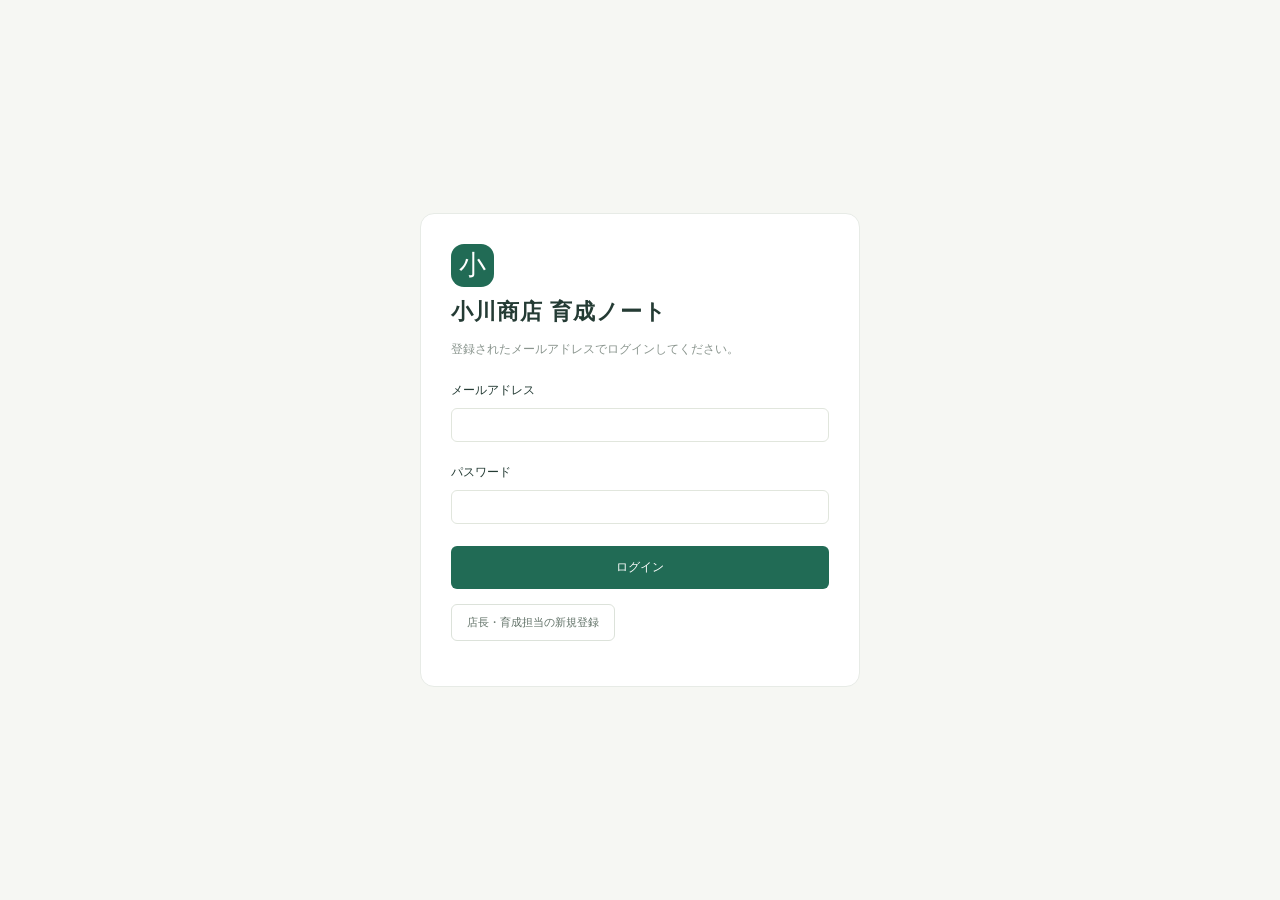
<file: index.html>
<!doctype html><html lang="ja"><head><meta charset="UTF-8"><meta name="viewport" content="width=device-width,initial-scale=1"><title>小川商店 | 育成ノート</title><link rel="stylesheet" href="style.css?v=stores1"><link rel="icon" type="image/png" sizes="32x32" href="icons/favicon.png?v=logo1"><link rel="apple-touch-icon" sizes="180x180" href="icons/apple-touch-icon.png?v=logo1"><link rel="manifest" href="manifest.webmanifest?v=logo1"><meta name="theme-color" content="#c91d24"><meta name="apple-mobile-web-app-title" content="小川商店"></head><body><div id="login" class="login-screen"><div class="login-card"><span class="logo">小</span><h1>小川商店 育成ノート</h1><p>登録されたメールアドレスでログインしてください。</p><form id="login-form"><label>メールアドレス<input name="email" type="email" required autocomplete="username"></label><label>パスワード<input name="password" type="password" required autocomplete="current-password"></label><button class="primary" type="submit">ログイン</button></form><div id="login-switch"><button type="button" id="show-signup" class="secondary">店長・育成担当の新規登録</button></div><form id="signup-form" hidden><label>お名前<input name="display_name" required maxlength="80" autocomplete="name"></label><label>担当<select name="job"><option>店長</option><option>育成担当</option></select></label><label>メールアドレス<input name="email" type="email" required autocomplete="email"></label><label>パスワード（12文字以上）<input name="password" type="password" required minlength="12" autocomplete="new-password"></label><label>パスワード（確認）<input name="confirm" type="password" required minlength="12" autocomplete="new-password"></label><button type="submit" class="primary">登録して確認メールを送る</button><button type="button" id="show-login" class="secondary">ログインに戻る</button></form><div id="approval-check" hidden><button id="approval-refresh" class="primary">登録状態を再確認</button><button id="approval-logout" class="secondary">ログアウト</button></div><p id="login-status" role="alert"></p></div></div><div id="application" hidden><aside><div class="brand"><span class="logo">小</span><div>小川商店<small>OGAWA SHOTEN</small></div></div><div class="workspace">育成ノート <span>店舗管理</span></div><div class="axis-links"><a href="employees.html" data-axis="新入社員">社員ページ</a><a href="index.html" data-axis="アルバイト">アルバイトページ</a></div><nav><button class="active" data-page="dashboard">◫　ダッシュボード</button><button data-page="staff">♙　スタッフ一覧</button><button data-page="skills">▦　業務・習得マップ</button></nav><div class="aside-bottom"><div class="tip">一歩ずつ、できることを。<p>日々の成長を記録して、<br>新人スタッフの自信につなげよう。</p><span>✧</span></div><div class="manager"><span class="avatar">店</span><div>店長<small>小川商店 / 管理者</small></div></div></div></aside><main><header><div>ホーム <span>/</span> <b id="crumb">ダッシュボード</b></div><div class="header-right"><span class="live">● 共有データ</span><span id="today"></span></div></header><section><div class="heading"><div><div class="eyebrow">TEAM DEVELOPMENT</div><h1 id="title">みんなの成長を、ひと目で。</h1><p>新入社員・新人アルバイトの「できる」が増えていく毎日をサポート。</p></div><button class="primary" id="add">＋ スタッフを追加</button></div><div class="sync-bar"><span id="account-role"></span><span id="sync-status" role="status">共有データを表示中</span><button id="refresh" class="secondary">再読み込み</button><button id="manage-access" class="secondary" hidden>登録者の管理</button><button id="logout" class="secondary">ログアウト</button></div><div id="stats" class="stats"></div><div class="content-head"><div><h2 id="content-title">スタッフの習得状況</h2><p>一人ひとりの進捗と、次のステップを確認しましょう。</p></div><div class="share-actions"><button id="share-app" class="secondary">↗ アプリを共有</button><button id="export" class="secondary">↓ CSV出力</button></div></div><div class="store-filter-row"><label for="store-filter">店舗で探す</label><select id="store-filter" aria-label="店舗で絞り込み"><option value="all">すべての店舗</option><option value="unassigned">店舗未設定</option></select></div><div class="toolbar"><div class="tabs"><button class="selected" data-filter="all">すべて</button><button data-filter="learning">育成中</button><button data-filter="ready">独り立ち</button></div><input id="search" placeholder="⌕ スタッフ名で検索" aria-label="スタッフ名で検索"></div><div id="view"></div><div class="bottom-grid"><div class="panel"><div class="panel-top"><h2>業務別の習得率</h2><span>社員・アルバイト別</span></div><div id="categories"></div></div><div class="panel support"><div class="eyebrow">NEXT STEP</div><h2>次の「できる」を育てよう。</h2><p>習得率の低い業務を、次のシフトの練習テーマに。<br>スタッフの名前をクリックして評価を更新できます。</p><div id="recommend"></div><small>習得率 =「一人でできる」業務数 ÷ 対象業務数<br>「対象外」は計算から除外。全業務が対象外の場合は「—」表示。</small></div></div><footer>小川商店 育成ノート <span>小さな成長を、確かな力に。</span></footer></section></main><dialog id="detail"><div class="modal-head"><h2 id="modal-title"></h2><button class="close" aria-label="閉じる">×</button></div><p>業務ごとの現在の状態を選んでください。</p><div id="detail-body"></div><button class="primary close" style="margin-top:24px">完了</button></dialog><dialog id="add-dialog"><div class="modal-head"><h2>スタッフを追加</h2><button class="close" aria-label="閉じる">×</button></div><form id="add-form"><label>スタッフ名<input name="name" required maxlength="30" placeholder="例：山田 花子"></label><label>区分<select name="type"><option>アルバイト</option><option>新入社員</option></select></label><label>所属店舗<input name="store" list="store-names" maxlength="80" placeholder="店舗名を入力または選択"></label><label>入社・入店日<input name="date" type="date" required></label><label>育成担当<input name="mentor" maxlength="30" placeholder="例：小川店長"></label><button class="primary" type="submit">追加する</button></form></dialog><datalist id="store-names"></datalist><div id="toast" role="status"></div></div><dialog id="access-dialog"><div class="modal-head"><h2>登録者の管理</h2><button id="access-close" class="secondary">閉じる</button></div><p>登録者は社員・アルバイト両方を閲覧・編集できます。登録者の削除はあなただけが行えます。</p><div id="access-list" aria-live="polite"></div></dialog><script src="cloud.js?v=stores1"></script></body></html>
</file>
<file: style.css>
:root{--green:#216b55;--ink:#243b34;--muted:#85918b;--line:#e7ebe6;--bg:#f6f7f3}*{box-sizing:border-box}body{margin:0;background:var(--bg);color:var(--ink);font-family:-apple-system,BlinkMacSystemFont,"Noto Sans JP","Hiragino Kaku Gothic ProN",sans-serif;font-size:14px}button,input,select{font:inherit}button{cursor:pointer}aside{width:240px;background:#fff;position:fixed;inset:0 auto 0 0;padding:34px 23px;border-right:1px solid var(--line);display:flex;flex-direction:column}.brand{display:flex;align-items:center;gap:12px;font-size:21px;font-weight:700;letter-spacing:2px}.logo{display:grid;place-items:center;width:43px;height:43px;border-radius:13px;background:var(--green);color:white;font-family:serif;font-size:27px}.brand small{display:block;font-size:8px;letter-spacing:2px;margin-top:5px}.workspace{font-size:12px;margin:38px 9px 18px;color:var(--muted)}.workspace span{float:right;font-size:10px;background:#f4f5f1;padding:3px 5px}nav button{display:block;width:100%;border:0;background:transparent;text-align:left;padding:15px 12px;color:#7e8983;margin:5px 0;border-radius:7px}nav button.active{background:#eaf3ed;color:var(--green);font-weight:600}.aside-bottom{margin-top:auto}.tip{position:relative;padding:20px 14px;background:#f6f7f1;border-radius:10px;font-size:12px;font-weight:600}.tip p{font-size:10px;line-height:1.9;font-weight:400;color:#88918b}.tip>span{position:absolute;right:15px;bottom:18px;font-size:28px;color:#a7bba3}.manager{display:flex;gap:10px;align-items:center;border-top:1px solid var(--line);padding-top:23px;margin-top:25px;font-size:12px}.manager small{display:block;font-size:10px;color:var(--muted);margin-top:5px}.avatar{display:inline-grid;place-items:center;width:39px;height:39px;border-radius:50%;background:#e6ece1;color:#718261;font-size:15px;flex-shrink:0}main{margin-left:240px}header{height:75px;border-bottom:1px solid var(--line);display:flex;justify-content:space-between;align-items:center;padding:0 42px;background:#fff;font-size:11px;color:#8a938d}header b{font-weight:500;color:#42594e}header span{margin:0 15px}.header-right{display:flex;align-items:center}.live{color:#648773;font-size:10px}section{padding:38px 42px 20px;max-width:1600px;margin:auto}.heading{display:flex;justify-content:space-between;align-items:center}.eyebrow{font-size:10px;letter-spacing:2px;color:#7b9989;font-weight:600}h1{font-size:28px;letter-spacing:1px;font-weight:650;margin:10px 0 12px}p{color:#8a958e;font-size:12px;line-height:1.8;margin:0}button.primary{background:var(--green);border:0;color:#fff;border-radius:6px;padding:13px 19px;font-size:12px}.secondary{background:#fff;border:1px solid #dce2da;padding:10px 15px;border-radius:6px;color:#627268;font-size:11px}.sample{font-size:10px;color:#8a977f;margin:25px 0 13px}.sample span{margin-left:12px;color:#a2a9a1}.stats{display:grid;grid-template-columns:repeat(4,1fr);gap:17px}.stat{border:1px solid var(--line);background:#fff;padding:21px 22px;border-radius:10px}.stat .label{font-size:11px;color:#809087;display:flex;justify-content:space-between}.stat .icon{background:#f0f5ee;color:#7c9a84;padding:5px;border-radius:6px;margin-top:-5px}.stat .number{font-size:34px;font-weight:650;margin:14px 0 7px;letter-spacing:-1px}.stat .number small{font-size:13px;font-weight:400;color:#99a49c;margin-left:7px}.stat .note{font-size:10px;color:#8c9b90}.stat .note em{font-style:normal;color:#40856a}.content-head{display:flex;align-items:center;justify-content:space-between;margin:34px 0 19px}h2{font-size:16px;font-weight:600;margin:0 0 7px}.content-head p{font-size:11px}.toolbar{display:flex;justify-content:space-between;align-items:center;background:#fff;border:1px solid var(--line);border-radius:10px 10px 0 0;padding:14px 20px}.tabs{display:flex;gap:6px}.tabs button{border:0;background:none;font-size:11px;padding:8px 14px;color:#89948c;border-radius:5px}.tabs button.selected{background:#edf4ee;color:#397258;font-weight:600}input{border:1px solid #e1e6dd;border-radius:6px;padding:9px 12px;background:#fff;outline:none;color:var(--ink)}input:focus,select:focus{outline:2px solid #97c7ae}#search{font-size:11px;width:205px}table{width:100%;border-collapse:collapse;text-align:left;background:#fff;font-size:12px}th{font-weight:400;color:#98a29b;font-size:10px;background:#fcfcfa;padding:13px 20px;border-bottom:1px solid var(--line)}td{padding:18px 20px;border-bottom:1px solid #edf0ea}.staff-name{display:flex;align-items:center;gap:11px;border:0;background:none;padding:0;color:var(--ink);text-align:left}.staff-name strong{font-size:12px;font-weight:600}.staff-name small{display:block;color:#98a297;font-size:10px;margin-top:5px}.progress{width:145px;display:flex;align-items:center;gap:10px}.track{height:6px;border-radius:4px;background:#eff2e9;flex:1;overflow:hidden}.fill{height:100%;background:#599478;border-radius:4px}.progress b{font-size:12px;font-weight:500;min-width:33px}.badge{padding:5px 9px;font-size:10px;border-radius:4px;background:#f6f0df;color:#aa9455}.badge.ready{background:#e9f3e9;color:#548262}.mentor{color:#849188}.table-wrap{overflow-x:auto;border:1px solid var(--line);border-top:0;border-radius:0 0 10px 10px}.arrow{background:none;border:0;color:#a8b2a8}.bottom-grid{display:grid;grid-template-columns:1.15fr 1fr;gap:22px;margin-top:26px}.panel{padding:24px;background:#fff;border:1px solid var(--line);border-radius:10px}.panel-top{display:flex;justify-content:space-between;margin-bottom:20px}.panel-top span{font-size:10px;color:#9ba69d}.category{display:grid;grid-template-columns:88px 1fr 35px;align-items:center;gap:16px;margin:17px 0;font-size:11px}.category .track{height:7px}.category b{font-size:11px;color:#738b79;font-weight:500}.support{background:#edf2e7;border-color:#e7ecdF;padding:27px}.support h2{font-size:20px;margin:13px 0}.support p{color:#80927c;font-size:11px}.support small{display:block;margin-top:19px;font-size:9px;color:#92a187}#recommend{background:#ffffffa6;padding:13px;margin-top:19px;border-radius:6px;font-size:11px;color:#617b5f}footer{margin-top:24px;font-size:9px;color:#a2aaa0;display:flex;justify-content:space-between}.matrix td,.matrix th{padding:14px 10px;text-align:center;white-space:nowrap}.matrix td:first-child{text-align:left;padding-left:20px}.state{border:0;width:28px;height:28px;border-radius:6px;background:#f0f2ec;color:#b2bbb0}.state.s1{background:#faf0db;color:#b9a069}.state.s2{background:#edf1de;color:#96a65a}.state.s3{background:#dfeee4;color:#40815e}.legend{padding:15px;background:white;font-size:10px;color:#899788;display:flex;gap:18px}.empty{padding:45px;text-align:center;color:#8c998d;background:white}dialog{border:1px solid var(--line);border-radius:14px;padding:28px;width:560px;max-width:calc(100% - 32px);max-height:85vh;color:var(--ink)}dialog::backdrop{background:#213b3466;backdrop-filter:blur(3px)}.modal-head{display:flex;align-items:center;justify-content:space-between}.modal-head .close{border:0;background:none;font-size:24px;color:#859687}.skill-row{display:flex;justify-content:space-between;align-items:center;padding:13px 0;border-bottom:1px solid var(--line);font-size:12px}.skill-row small{font-size:10px;color:#929f92;display:block;margin-top:4px}select{border:1px solid #dfe5da;border-radius:6px;padding:8px;background:#fff;color:#466b54;font-size:11px}label{display:block;margin:22px 0;font-size:12px}label input{display:block;width:100%;margin-top:9px}#toast{position:fixed;bottom:24px;left:50%;background:#244e3c;color:white;padding:12px 22px;border-radius:7px;opacity:0;pointer-events:none;transition:opacity .2s;font-size:12px}#toast.show{opacity:1}@media(min-width:1450px){section{padding-top:45px}.stat{padding:25px}.stat .number{font-size:40px}td{padding-top:22px;padding-bottom:22px}}@media(max-width:1050px){aside{width:190px;padding:26px 15px}main{margin-left:190px}section{padding:28px 24px}header{padding:0 24px}.stats{gap:10px}.stat{padding:17px}.bottom-grid{grid-template-columns:1fr}.heading h1{font-size:24px}td,th{padding:16px 12px}}@media(max-width:700px){aside{position:static;width:100%;padding:16px;border:0}.brand{font-size:18px}.brand small,.workspace,.aside-bottom{display:none}nav{display:flex;margin-top:14px}nav button{font-size:10px;text-align:center;padding:11px 3px}main{margin:0}header{display:none}section{padding:22px 16px}.heading{align-items:flex-start;gap:10px}h1{font-size:20px!important}.heading p{font-size:10px}.primary{white-space:nowrap;padding:11px!important}.stats{grid-template-columns:1fr 1fr}.sample span{display:block;margin:5px 0}.stat .number{font-size:28px}.toolbar{padding:12px 9px;gap:5px}.tabs button{padding:7px;font-size:10px}#search{width:145px}.bottom-grid{gap:16px}.skill-row select{max-width:140px}}

#add-form select{display:block;width:100%;margin-top:9px}.toolbar{flex-wrap:wrap}.toolbar #type-filter{margin-left:auto}@media(max-width:700px){.toolbar #type-filter{margin-left:0}#search{flex:1}}

.stats{grid-template-columns:1fr 1fr}.axis-summary{background:white;border:1px solid var(--line);border-radius:10px;padding:22px}.axis-heading{font-size:15px;font-weight:600;margin-bottom:20px}.axis-heading span{display:block;font-size:10px;font-weight:400;color:var(--muted);margin-top:5px}.axis-stats{display:grid;grid-template-columns:repeat(4,1fr);gap:12px}.axis-stats .label{font-size:10px;color:var(--muted)}.axis-stats .number{font-size:28px;margin-top:10px;font-weight:600}.axis-stats small{font-size:11px;font-weight:400;margin-left:4px;color:var(--muted)}.axis-table-heading{padding:20px;background:#eef3ec;font-weight:600;font-size:13px;display:flex;gap:12px}.axis-table-heading span{font-weight:400;color:var(--muted)}.category-axis+ .category-axis{border-top:1px solid var(--line);padding-top:18px;margin-top:20px}.category-axis strong{font-size:12px}#recommend div+div{margin-top:12px}@media(max-width:1050px){.stats{grid-template-columns:1fr}}@media(max-width:700px){.axis-summary{padding:18px}.axis-stats{gap:8px}.axis-stats .number{font-size:24px}}

.share-actions{display:flex;gap:8px;flex-wrap:wrap}.content-head{gap:12px}.secondary:disabled{opacity:.5}

.stats{grid-template-columns:1fr}.axis-links{display:flex;flex-direction:column;gap:8px;margin:10px 0 20px}.axis-links a{padding:12px;border:1px solid var(--line);border-radius:6px;text-decoration:none;color:var(--muted);font-size:12px}.axis-links a.active{color:white;background:var(--green)}.state.s4{background:#f1f1f1;color:#8a8a8a}.legend{flex-wrap:wrap}@media(max-width:700px){.axis-links{flex-direction:row;margin:15px 0 0}.axis-links a{flex:1;text-align:center}}

[hidden]{display:none!important}.login-screen{min-height:100vh;display:grid;place-items:center;padding:24px}.login-card{width:440px;max-width:100%;background:white;border:1px solid var(--line);border-radius:14px;padding:30px}.login-card h1{font-size:22px}.login-card form button{width:100%}#login-status{color:#a53d32;margin-top:15px;white-space:pre-wrap}.sync-bar{display:flex;align-items:center;gap:12px;flex-wrap:wrap;font-size:11px;margin:25px 0 16px;color:var(--green)}#sync-status{flex:1;min-width:170px}#toast{max-width:90vw;z-index:100;left:50%;transform:translateX(-50%)}select:disabled{opacity:.7}@media(max-width:700px){input,select{font-size:16px}.sync-bar{gap:8px}}

#login-switch{margin-top:15px}#signup-form .secondary{margin-top:12px}#signup-form select{display:block;width:100%;margin-top:9px}#approval-check{display:flex;flex-wrap:wrap;gap:10px;margin-top:20px}.access-row{padding:18px 0;border-bottom:1px solid var(--line)}.access-row p{overflow-wrap:anywhere}.access-row button{margin:10px 6px 0 0}#access-list{margin-top:20px}

.delete-user{color:#a23e38;border-color:#e9c8c4}

.store-filter-row{display:flex;align-items:center;gap:16px;background:#edf4ee;border:1px solid #d9e5d9;border-radius:8px;padding:14px 18px;margin-bottom:14px}.store-filter-row label{margin:0;font-size:13px;font-weight:600;white-space:nowrap}.store-filter-row select{min-width:200px;max-width:100%;font-size:14px;flex:1}.store-edit{padding:0 0 18px;border-bottom:1px solid var(--line)}.store-edit label{margin:14px 0}.store-edit p{margin-top:10px}.table-wrap table{min-width:760px}.table-wrap table th,.table-wrap table td{white-space:nowrap}.table-wrap .staff-name{min-width:170px}.table-wrap .staff-name small{white-space:normal}.table-wrap .matrix{min-width:1400px}@media(max-width:700px){.store-filter-row{flex-direction:column;align-items:stretch;gap:8px}.store-filter-row select{width:100%;font-size:16px}.table-wrap .staff-name strong{white-space:nowrap}.toolbar{gap:10px}#search{min-width:150px;max-width:100%}}
</file>
